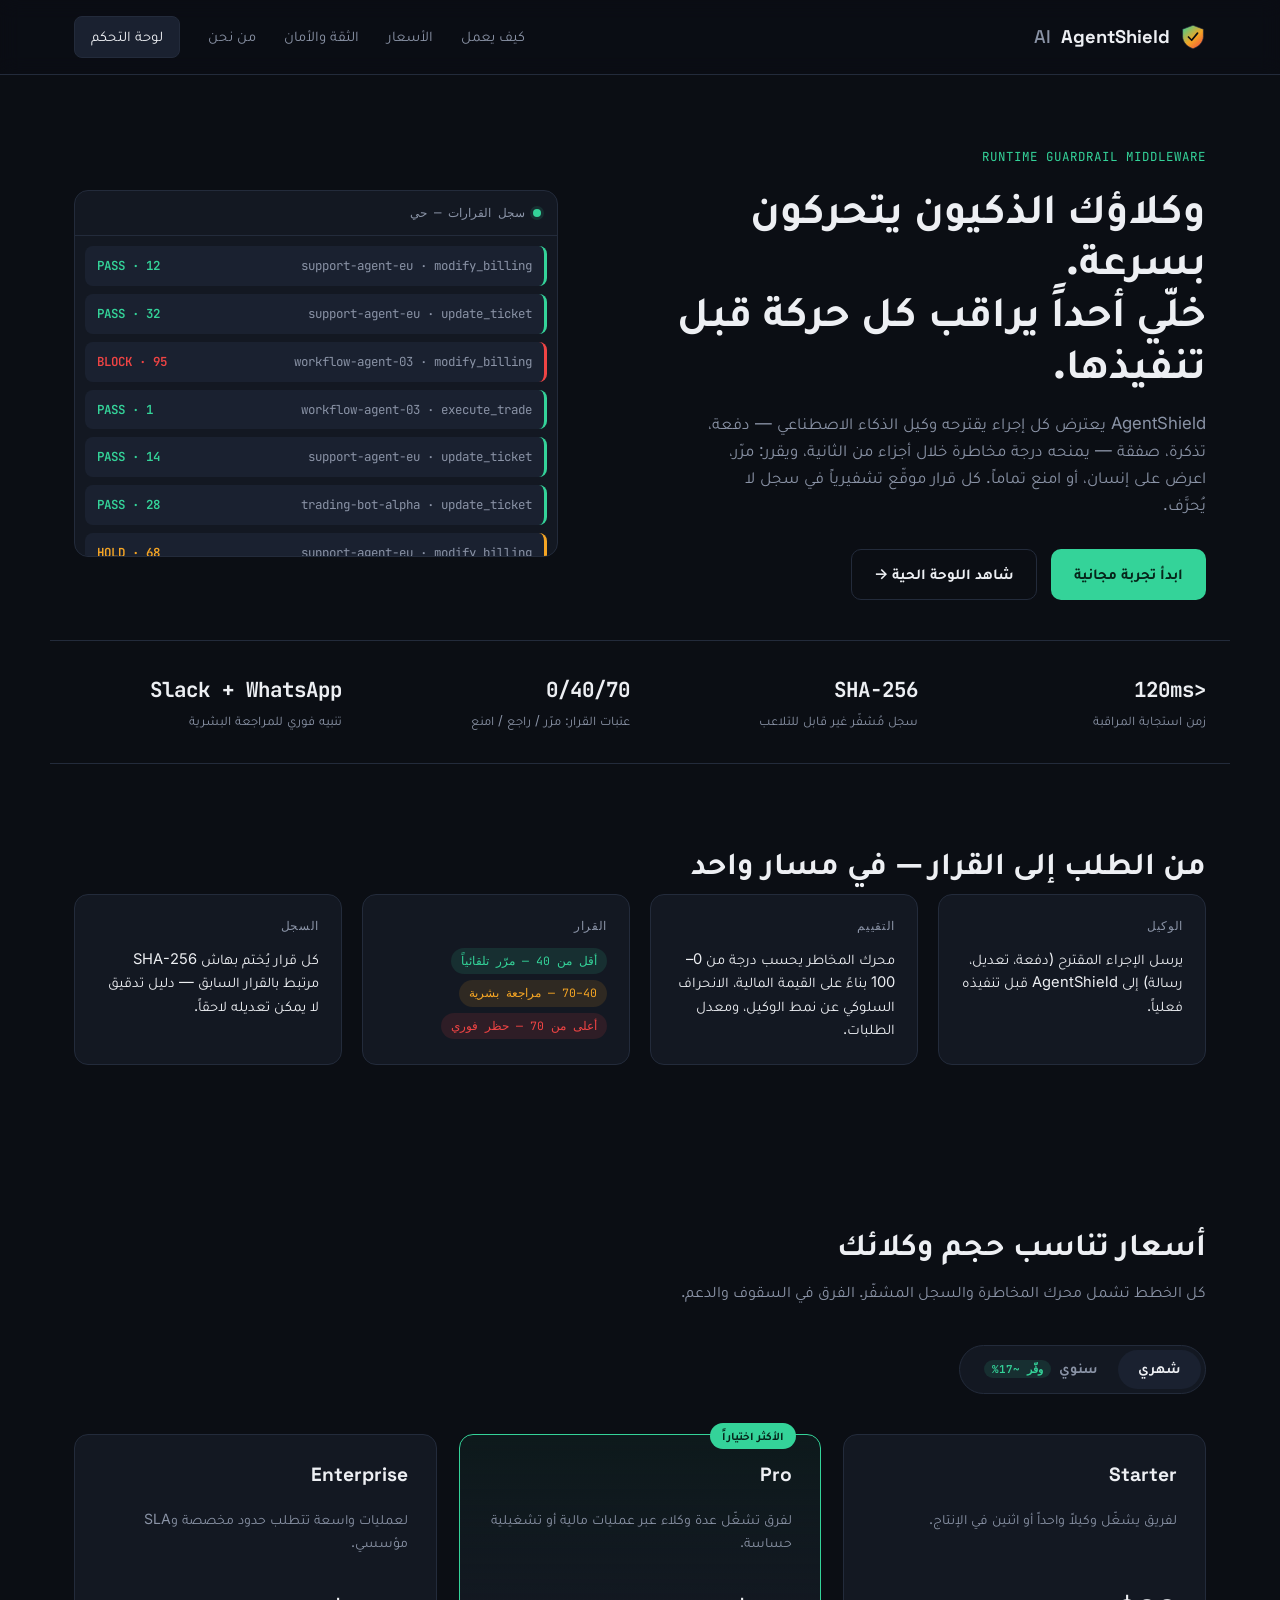
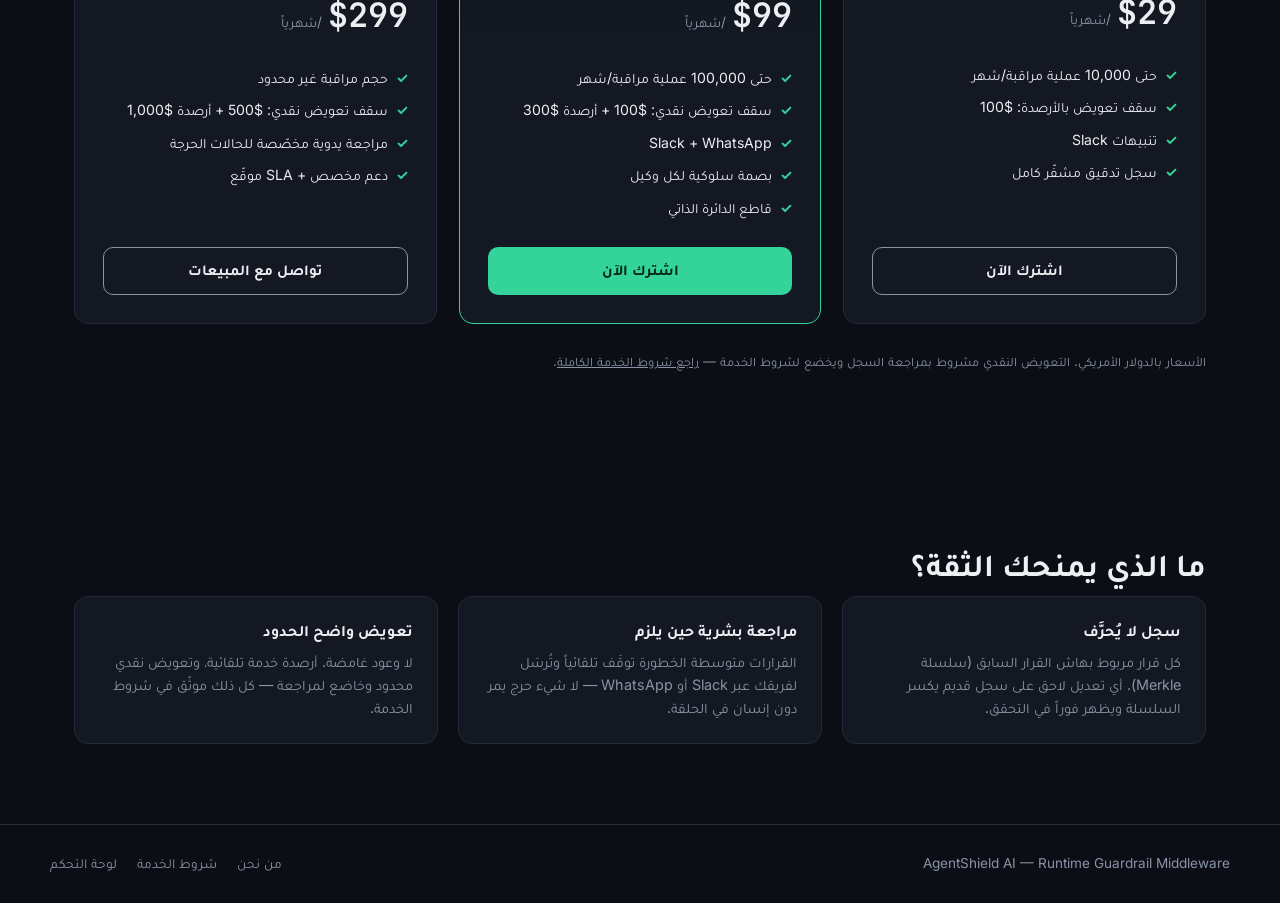
<file: web/index.html>
<!DOCTYPE html>
<html lang="ar" dir="rtl">
<head>
<meta charset="UTF-8" />
<meta name="viewport" content="width=device-width, initial-scale=1.0" />
<title>AgentShield AI — حارس التنفيذ لوكلاء الذكاء الاصطناعي</title>
<meta name="description" content="طبقة حماية في الزمن الحقيقي تفحص كل قرار يتخذه وكيل الذكاء الاصطناعي قبل تنفيذه، وتوقف الكوارث المالية قبل حدوثها." />
<link rel="preconnect" href="https://fonts.googleapis.com">
<link rel="preconnect" href="https://fonts.gstatic.com" crossorigin>
<link href="https://fonts.googleapis.com/css2?family=Space+Grotesk:wght@500;600;700&family=Inter:wght@400;500;600;700&family=JetBrains+Mono:wght@400;500;600&family=Tajawal:wght@500;700;800&display=swap" rel="stylesheet">
<link rel="stylesheet" href="assets/styles.css">
</head>
<body>

<nav class="nav">
  <div class="nav-inner">
    <a href="/" class="brand">
      <img src="assets/logo.svg" alt="" class="brand-mark" width="28" height="28" />
      AgentShield<span class="brand-suffix">AI</span>
    </a>
    <div class="nav-links">
      <a href="#how">كيف يعمل</a>
      <a href="#pricing">الأسعار</a>
      <a href="#trust">الثقة والأمان</a>
      <a href="about.html">من نحن</a>
      <a href="/dashboard.html" class="nav-cta">لوحة التحكم</a>
    </div>
  </div>
</nav>

<header class="hero">
  <div class="hero-copy">
    <p class="eyebrow">Runtime Guardrail Middleware</p>
    <h1>وكلاؤك الذكيون يتحركون بسرعة.<br>خلّي أحداً يراقب كل حركة قبل تنفيذها.</h1>
    <p class="hero-sub">
      AgentShield يعترض كل إجراء يقترحه وكيل الذكاء الاصطناعي — دفعة، تذكرة، صفقة — يمنحه درجة مخاطرة
      خلال أجزاء من الثانية، ويقرر: مرّر، اعرض على إنسان، أو امنع تماماً. كل قرار موقّع تشفيرياً في سجل لا يُحرَّف.
    </p>
    <div class="hero-actions">
      <button class="btn btn-primary" onclick="document.getElementById('pricing').scrollIntoView({behavior:'smooth'})">ابدأ تجربة مجانية</button>
      <a class="btn btn-ghost" href="/dashboard.html">شاهد اللوحة الحية →</a>
    </div>
  </div>

  <div class="hero-visual" aria-label="عرض حي لقرارات المراقبة">
    <div class="ticker-frame">
      <div class="ticker-head">
        <span class="dot dot-live"></span> سجل القرارات — حي
      </div>
      <div id="hero-ticker" class="ticker-body"></div>
    </div>
  </div>
</header>

<section class="strip">
  <div class="strip-item"><strong>&lt;120ms</strong><span>زمن استجابة المراقبة</span></div>
  <div class="strip-item"><strong>SHA-256</strong><span>سجل مُشفّر غير قابل للتلاعب</span></div>
  <div class="strip-item"><strong>0/40/70</strong><span>عتبات القرار: مرّر / راجع / امنع</span></div>
  <div class="strip-item"><strong>Slack + WhatsApp</strong><span>تنبيه فوري للمراجعة البشرية</span></div>
</section>

<section id="how" class="section">
  <h2 class="section-title">من الطلب إلى القرار — في مسار واحد</h2>
  <div class="flow">
    <div class="flow-step">
      <span class="flow-tag">الوكيل</span>
      <p>يرسل الإجراء المقترح (دفعة، تعديل، رسالة) إلى AgentShield قبل تنفيذه فعلياً.</p>
    </div>
    <div class="flow-step">
      <span class="flow-tag">التقييم</span>
      <p>محرك المخاطر يحسب درجة من 0–100 بناءً على القيمة المالية، الانحراف السلوكي عن نمط الوكيل، ومعدل الطلبات.</p>
    </div>
    <div class="flow-step">
      <span class="flow-tag">القرار</span>
      <p class="verdict"><span class="pill pill-safe">أقل من 40 — مرّر تلقائياً</span><span class="pill pill-hold">40–70 — مراجعة بشرية</span><span class="pill pill-block">أعلى من 70 — حظر فوري</span></p>
    </div>
    <div class="flow-step">
      <span class="flow-tag">السجل</span>
      <p>كل قرار يُختم بهاش SHA-256 مرتبط بالقرار السابق — دليل تدقيق لا يمكن تعديله لاحقاً.</p>
    </div>
  </div>
</section>

<section id="pricing" class="section pricing-section">
  <h2 class="section-title">أسعار تناسب حجم وكلائك</h2>
  <p class="section-sub">كل الخطط تشمل محرك المخاطرة والسجل المشفّر. الفرق في السقوف والدعم.</p>

  <div class="billing-toggle" role="group" aria-label="دورة الفوترة">
    <button class="toggle-btn active" data-cycle="monthly">شهري</button>
    <button class="toggle-btn" data-cycle="yearly">سنوي <span class="save-badge">وفّر ~17%</span></button>
  </div>

  <div class="plans">
    <article class="plan-card">
      <h3>Starter</h3>
      <p class="plan-desc">لفريق يشغّل وكيلاً واحداً أو اثنين في الإنتاج.</p>
      <p class="price">
        <span class="price-amount" data-monthly="29" data-yearly="290">$29</span>
        <span class="price-period">/شهرياً</span>
      </p>
      <ul class="features">
        <li>حتى 10,000 عملية مراقبة/شهر</li>
        <li>سقف تعويض بالأرصدة: $100</li>
        <li>تنبيهات Slack</li>
        <li>سجل تدقيق مشفّر كامل</li>
      </ul>
      <button class="btn btn-outline plan-cta" data-tier="starter">اشترك الآن</button>
    </article>

    <article class="plan-card plan-featured">
      <span class="featured-badge">الأكثر اختياراً</span>
      <h3>Pro</h3>
      <p class="plan-desc">لفرق تشغّل عدة وكلاء عبر عمليات مالية أو تشغيلية حساسة.</p>
      <p class="price">
        <span class="price-amount" data-monthly="99" data-yearly="990">$99</span>
        <span class="price-period">/شهرياً</span>
      </p>
      <ul class="features">
        <li>حتى 100,000 عملية مراقبة/شهر</li>
        <li>سقف تعويض نقدي: $100 + أرصدة $300</li>
        <li>Slack + WhatsApp</li>
        <li>بصمة سلوكية لكل وكيل</li>
        <li>قاطع الدائرة الذاتي</li>
      </ul>
      <button class="btn btn-primary plan-cta" data-tier="pro">اشترك الآن</button>
    </article>

    <article class="plan-card">
      <h3>Enterprise</h3>
      <p class="plan-desc">لعمليات واسعة تتطلب حدود مخصصة وSLA مؤسسي.</p>
      <p class="price">
        <span class="price-amount" data-monthly="299" data-yearly="2990">$299</span>
        <span class="price-period">/شهرياً وما فوق</span>
      </p>
      <ul class="features">
        <li>حجم مراقبة غير محدود</li>
        <li>سقف تعويض نقدي: $500 + أرصدة $1,000</li>
        <li>مراجعة يدوية مخصّصة للحالات الحرجة</li>
        <li>دعم مخصص + SLA موقّع</li>
      </ul>
      <button class="btn btn-outline plan-cta" data-tier="enterprise">تواصل مع المبيعات</button>
    </article>
  </div>
  <p class="pricing-footnote">
    الأسعار بالدولار الأمريكي. التعويض النقدي مشروط بمراجعة السجل ويخضع لشروط الخدمة —
    <a href="/LEGAL_TERMS.md">راجع شروط الخدمة الكاملة</a>.
  </p>
</section>

<section id="trust" class="section trust-section">
  <h2 class="section-title">ما الذي يمنحك الثقة؟</h2>
  <div class="trust-grid">
    <div class="trust-card">
      <h4>سجل لا يُحرَّف</h4>
      <p>كل قرار مربوط بهاش القرار السابق (سلسلة Merkle). أي تعديل لاحق على سجل قديم يكسر السلسلة ويظهر فوراً في التحقق.</p>
    </div>
    <div class="trust-card">
      <h4>مراجعة بشرية حين يلزم</h4>
      <p>القرارات متوسطة الخطورة توقَف تلقائياً وتُرسَل لفريقك عبر Slack أو WhatsApp — لا شيء حرج يمر دون إنسان في الحلقة.</p>
    </div>
    <div class="trust-card">
      <h4>تعويض واضح الحدود</h4>
      <p>لا وعود غامضة. أرصدة خدمة تلقائية، وتعويض نقدي محدود وخاضع لمراجعة — كل ذلك موثّق في شروط الخدمة.</p>
    </div>
  </div>
</section>

<footer class="footer">
  <div class="footer-inner">
    <span>AgentShield AI — Runtime Guardrail Middleware</span>
    <div class="footer-links">
      <a href="about.html">من نحن</a>
      <a href="/LEGAL_TERMS.md">شروط الخدمة</a>
      <a href="/dashboard.html">لوحة التحكم</a>
    </div>
  </div>
</footer>

<script src="assets/app.js"></script>
</body>
</html>
</file>
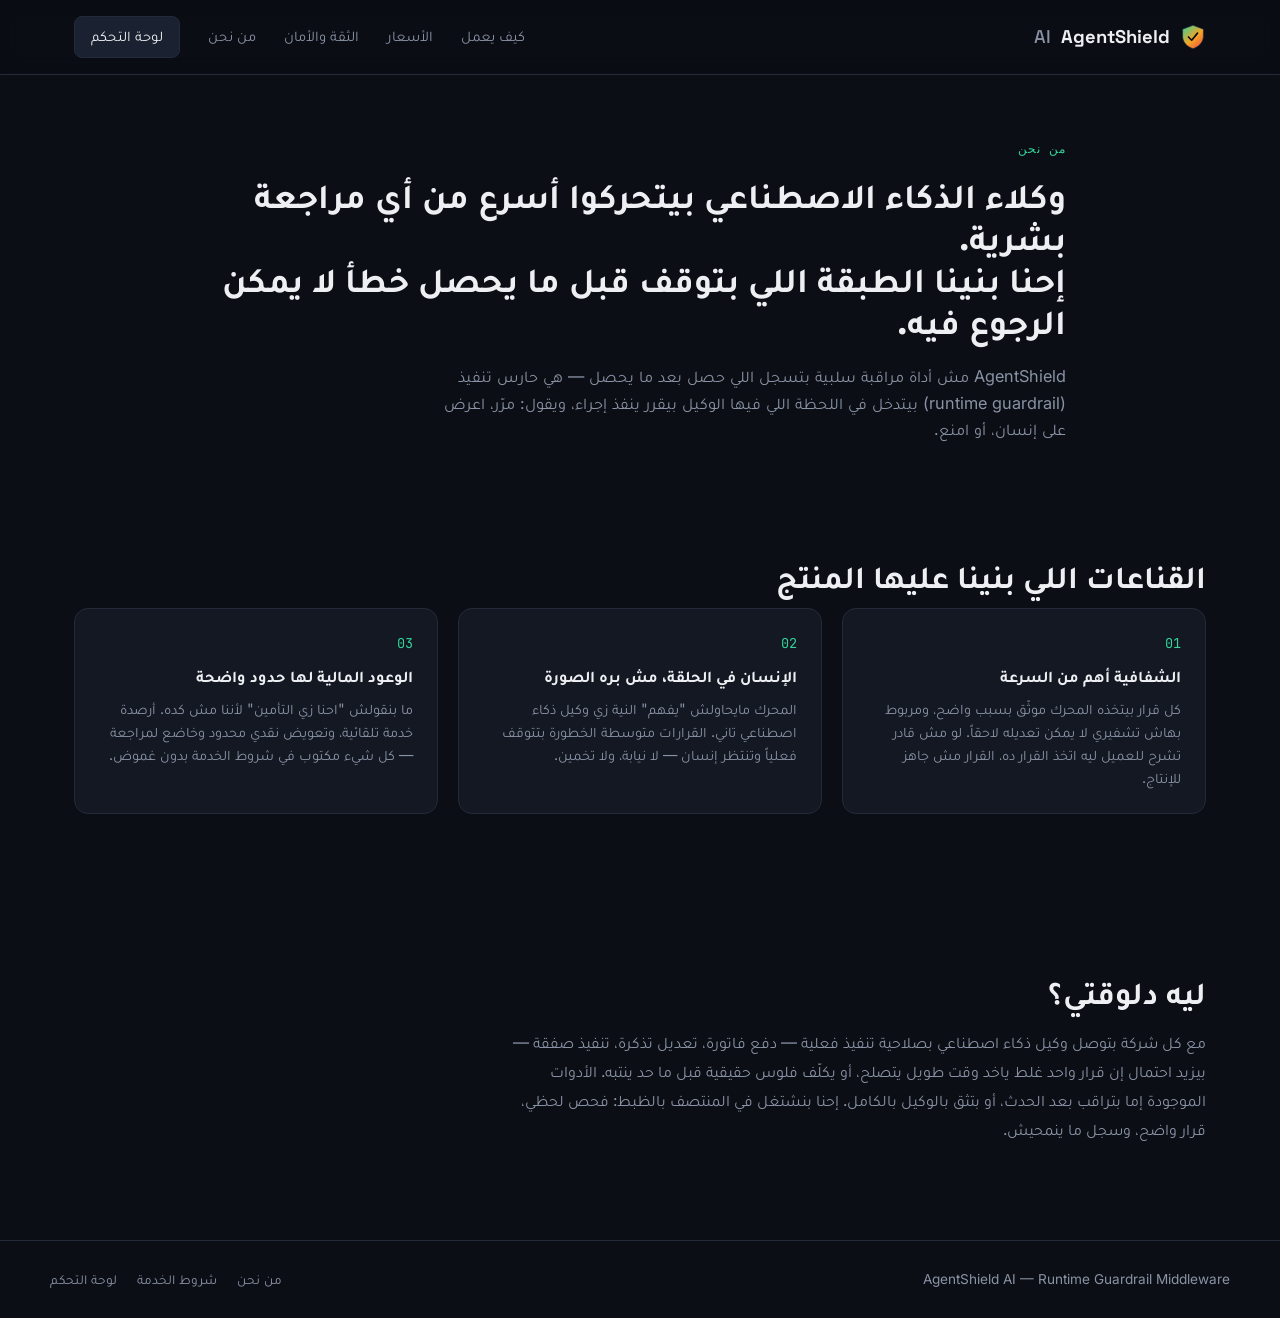
<file: web/about.html>
<!DOCTYPE html>
<html lang="ar" dir="rtl">
<head>
<meta charset="UTF-8" />
<meta name="viewport" content="width=device-width, initial-scale=1.0" />
<title>من نحن — AgentShield AI</title>
<meta name="description" content="لماذا بنينا AgentShield، وكيف نفكر في مسؤولية مراقبة وكلاء الذكاء الاصطناعي." />
<link rel="preconnect" href="https://fonts.googleapis.com">
<link rel="preconnect" href="https://fonts.gstatic.com" crossorigin>
<link href="https://fonts.googleapis.com/css2?family=Space+Grotesk:wght@500;600;700&family=Inter:wght@400;500;600;700&family=JetBrains+Mono:wght@400;500;600&family=Tajawal:wght@500;700;800&display=swap" rel="stylesheet">
<link rel="stylesheet" href="assets/styles.css">
</head>
<body>

<nav class="nav">
  <div class="nav-inner">
    <a href="/" class="brand">
      <img src="assets/logo.svg" alt="" class="brand-mark" width="28" height="28" />
      AgentShield<span class="brand-suffix">AI</span>
    </a>
    <div class="nav-links">
      <a href="/#how">كيف يعمل</a>
      <a href="/#pricing">الأسعار</a>
      <a href="/#trust">الثقة والأمان</a>
      <a href="about.html">من نحن</a>
      <a href="/dashboard.html" class="nav-cta">لوحة التحكم</a>
    </div>
  </div>
</nav>

<header class="about-hero">
  <p class="eyebrow">من نحن</p>
  <h1>وكلاء الذكاء الاصطناعي بيتحركوا أسرع من أي مراجعة بشرية.<br>إحنا بنينا الطبقة اللي بتوقف قبل ما يحصل خطأ لا يمكن الرجوع فيه.</h1>
  <p class="about-lede">
    AgentShield مش أداة مراقبة سلبية بتسجل اللي حصل بعد ما يحصل — هي حارس تنفيذ (runtime guardrail)
    بيتدخل في اللحظة اللي فيها الوكيل بيقرر ينفذ إجراء، ويقول: مرّر، اعرض على إنسان، أو امنع.
  </p>
</header>

<section class="section about-values">
  <h2 class="section-title">القناعات اللي بنينا عليها المنتج</h2>
  <div class="value-grid">
    <article class="value-card">
      <span class="value-num">01</span>
      <h3>الشفافية أهم من السرعة</h3>
      <p>كل قرار بيتخذه المحرك موثّق بسبب واضح، ومربوط بهاش تشفيري لا يمكن تعديله لاحقاً. لو مش قادر تشرح للعميل ليه اتخذ القرار ده، القرار مش جاهز للإنتاج.</p>
    </article>
    <article class="value-card">
      <span class="value-num">02</span>
      <h3>الإنسان في الحلقة، مش بره الصورة</h3>
      <p>المحرك مايحاولش "يفهم" النية زي وكيل ذكاء اصطناعي تاني. القرارات متوسطة الخطورة بتتوقف فعلياً وتنتظر إنسان — لا نيابة، ولا تخمين.</p>
    </article>
    <article class="value-card">
      <span class="value-num">03</span>
      <h3>الوعود المالية لها حدود واضحة</h3>
      <p>ما بنقولش "احنا زي التأمين" لأننا مش كده. أرصدة خدمة تلقائية، وتعويض نقدي محدود وخاضع لمراجعة — كل شيء مكتوب في شروط الخدمة بدون غموض.</p>
    </article>
  </div>
</section>

<section class="section about-story">
  <h2 class="section-title">ليه دلوقتي؟</h2>
  <p class="about-story-text">
    مع كل شركة بتوصل وكيل ذكاء اصطناعي بصلاحية تنفيذ فعلية — دفع فاتورة، تعديل تذكرة، تنفيذ صفقة —
    بيزيد احتمال إن قرار واحد غلط ياخد وقت طويل يتصلح، أو يكلّف فلوس حقيقية قبل ما حد ينتبه.
    الأدوات الموجودة إما بتراقب بعد الحدث، أو بتثق بالوكيل بالكامل. إحنا بنشتغل في المنتصف بالظبط:
    فحص لحظي، قرار واضح، وسجل ما ينمحيش.
  </p>
</section>

<footer class="footer">
  <div class="footer-inner">
    <span>AgentShield AI — Runtime Guardrail Middleware</span>
    <div class="footer-links">
      <a href="about.html">من نحن</a>
      <a href="/LEGAL_TERMS.md">شروط الخدمة</a>
      <a href="/dashboard.html">لوحة التحكم</a>
    </div>
  </div>
</footer>

</body>
</html>
</file>
<file: web/assets/styles.css>
:root {
  --ink: #0B0E14;
  --surface: #131822;
  --surface-2: #1A2130;
  --line: #232B3B;
  --fog: #8A93A6;
  --chalk: #EDEFF3;
  --safe: #34D399;
  --hold: #F5A524;
  --block: #EF4444;
  --safe-bg: rgba(52, 211, 153, 0.12);
  --hold-bg: rgba(245, 165, 36, 0.12);
  --block-bg: rgba(239, 68, 68, 0.12);
  --radius: 14px;
  --font-display: 'Space Grotesk', 'Tajawal', sans-serif;
  --font-body: 'Inter', 'Tajawal', sans-serif;
  --font-mono: 'JetBrains Mono', ui-monospace, monospace;
}

* { box-sizing: border-box; }

@media (prefers-reduced-motion: reduce) {
  * { animation-duration: 0.01ms !important; animation-iteration-count: 1 !important; transition-duration: 0.01ms !important; }
}

html { scroll-behavior: smooth; }

body {
  margin: 0;
  background: var(--ink);
  color: var(--chalk);
  font-family: var(--font-body);
  line-height: 1.6;
  -webkit-font-smoothing: antialiased;
}

a { color: inherit; }

:focus-visible {
  outline: 2px solid var(--safe);
  outline-offset: 3px;
}

h1, h2, h3, h4 { font-family: var(--font-display); margin: 0; line-height: 1.2; }

/* ---- Nav ---- */
.nav {
  position: sticky; top: 0; z-index: 50;
  background: rgba(11, 14, 20, 0.85);
  backdrop-filter: blur(10px);
  border-bottom: 1px solid var(--line);
}
.nav-inner {
  max-width: 1180px; margin: 0 auto; padding: 16px 24px;
  display: flex; align-items: center; justify-content: space-between;
}
.brand {
  font-family: var(--font-display); font-weight: 700; font-size: 1.15rem;
  display: flex; align-items: center; gap: 10px; text-decoration: none; color: var(--chalk);
}
.brand-mark {
  width: 26px; height: 26px; flex-shrink: 0; display: inline-block;
}
.brand-suffix { color: var(--fog); font-weight: 500; }
.nav-links { display: flex; align-items: center; gap: 28px; font-size: 0.92rem; color: var(--fog); }
.nav-links a { text-decoration: none; }
.nav-links a:hover { color: var(--chalk); }
.nav-cta {
  background: var(--surface-2); color: var(--chalk) !important;
  padding: 8px 16px; border-radius: 8px; border: 1px solid var(--line);
}

/* ---- Buttons ---- */
.btn {
  font-family: var(--font-body); font-weight: 600; font-size: 0.95rem;
  padding: 12px 22px; border-radius: 10px; border: 1px solid transparent;
  cursor: pointer; display: inline-flex; align-items: center; gap: 8px;
  text-decoration: none; transition: transform 0.15s ease, background 0.15s ease, border-color 0.15s ease;
}
.btn:hover { transform: translateY(-1px); }
.btn-primary { background: var(--safe); color: #06251A; }
.btn-primary:hover { background: #3FE0A8; }
.btn-ghost { background: transparent; color: var(--chalk); border-color: var(--line); }
.btn-ghost:hover { border-color: var(--fog); }
.btn-outline { background: transparent; color: var(--chalk); border-color: var(--fog); }
.btn-outline:hover { border-color: var(--chalk); }
.btn-sm { padding: 8px 14px; font-size: 0.85rem; border-radius: 8px; }

/* ---- Hero ---- */
.hero {
  max-width: 1180px; margin: 0 auto; padding: 72px 24px 40px;
  display: grid; grid-template-columns: 1.1fr 0.9fr; gap: 56px; align-items: center;
}
.eyebrow {
  font-family: var(--font-mono); font-size: 0.78rem; letter-spacing: 0.08em;
  color: var(--safe); text-transform: uppercase; margin: 0 0 16px;
}
.hero h1 { font-size: clamp(1.8rem, 3.4vw, 2.7rem); font-weight: 700; margin-bottom: 20px; }
.hero-sub { color: var(--fog); font-size: 1.05rem; max-width: 46ch; margin-bottom: 32px; }
.hero-actions { display: flex; gap: 14px; flex-wrap: wrap; }

.ticker-frame {
  background: var(--surface); border: 1px solid var(--line); border-radius: var(--radius);
  overflow: hidden;
}
.ticker-head {
  padding: 12px 16px; border-bottom: 1px solid var(--line);
  font-family: var(--font-mono); font-size: 0.78rem; color: var(--fog);
  display: flex; align-items: center; gap: 8px;
}
.dot { width: 8px; height: 8px; border-radius: 50%; display: inline-block; }
.dot-live { background: var(--safe); box-shadow: 0 0 0 3px var(--safe-bg); animation: pulse 1.6s infinite; }
.dot-pending { background: var(--hold); box-shadow: 0 0 0 3px var(--hold-bg); }
@keyframes pulse { 0%,100% { opacity: 1; } 50% { opacity: 0.4; } }

.ticker-body { padding: 10px; height: 320px; overflow: hidden; display: flex; flex-direction: column; gap: 8px; }
.ticker-row {
  font-family: var(--font-mono); font-size: 0.78rem; color: var(--chalk);
  background: var(--surface-2); border-radius: 8px; padding: 10px 12px;
  display: flex; align-items: center; justify-content: space-between; gap: 10px;
  border-inline-start: 3px solid var(--line);
  animation: rowIn 0.35s ease;
}
@keyframes rowIn { from { opacity: 0; transform: translateY(-6px); } to { opacity: 1; transform: translateY(0); } }
.ticker-row.safe { border-inline-start-color: var(--safe); }
.ticker-row.hold { border-inline-start-color: var(--hold); }
.ticker-row.block { border-inline-start-color: var(--block); }
.ticker-agent { color: var(--fog); }
.ticker-verdict { font-weight: 600; }
.ticker-row.safe .ticker-verdict { color: var(--safe); }
.ticker-row.hold .ticker-verdict { color: var(--hold); }
.ticker-row.block .ticker-verdict { color: var(--block); }

/* ---- Stat strip ---- */
.strip {
  max-width: 1180px; margin: 0 auto; padding: 32px 24px;
  display: grid; grid-template-columns: repeat(4, 1fr); gap: 20px;
  border-top: 1px solid var(--line); border-bottom: 1px solid var(--line);
}
.strip-item { display: flex; flex-direction: column; gap: 4px; }
.strip-item strong { font-family: var(--font-mono); font-size: 1.3rem; }
.strip-item span { color: var(--fog); font-size: 0.82rem; }

/* ---- Sections ---- */
.section { max-width: 1180px; margin: 0 auto; padding: 80px 24px; }
.section-title { font-size: clamp(1.5rem, 2.6vw, 2rem); margin-bottom: 12px; }
.section-sub { color: var(--fog); margin-bottom: 40px; max-width: 60ch; }

.flow { display: grid; grid-template-columns: repeat(4, 1fr); gap: 20px; }
.flow-step {
  background: var(--surface); border: 1px solid var(--line); border-radius: var(--radius);
  padding: 22px; display: flex; flex-direction: column; gap: 12px;
}
.flow-tag {
  font-family: var(--font-mono); font-size: 0.72rem; color: var(--fog);
  text-transform: uppercase; letter-spacing: 0.06em;
}
.flow-step p { margin: 0; font-size: 0.92rem; color: var(--chalk); }
.verdict { display: flex; flex-direction: column; gap: 6px; }
.pill {
  font-family: var(--font-mono); font-size: 0.72rem; padding: 4px 10px;
  border-radius: 999px; display: inline-block; width: fit-content;
}
.pill-safe { background: var(--safe-bg); color: var(--safe); }
.pill-hold { background: var(--hold-bg); color: var(--hold); }
.pill-block { background: var(--block-bg); color: var(--block); }

/* ---- Pricing ---- */
.billing-toggle {
  display: inline-flex; background: var(--surface); border: 1px solid var(--line);
  border-radius: 999px; padding: 4px; margin-bottom: 40px;
}
.toggle-btn {
  font-family: var(--font-body); font-weight: 600; font-size: 0.88rem;
  background: transparent; border: none; color: var(--fog); padding: 9px 20px;
  border-radius: 999px; cursor: pointer; display: flex; align-items: center; gap: 8px;
}
.toggle-btn.active { background: var(--surface-2); color: var(--chalk); }
.save-badge {
  font-family: var(--font-mono); font-size: 0.68rem; background: var(--safe-bg);
  color: var(--safe); padding: 2px 8px; border-radius: 999px;
}

.plans { display: grid; grid-template-columns: repeat(3, 1fr); gap: 22px; }
.plan-card {
  background: var(--surface); border: 1px solid var(--line); border-radius: var(--radius);
  padding: 28px; display: flex; flex-direction: column; position: relative;
}
.plan-featured { border-color: var(--safe); background: linear-gradient(180deg, rgba(52,211,153,0.06), var(--surface) 40%); }
.featured-badge {
  position: absolute; top: -12px; inset-inline-start: 24px;
  background: var(--safe); color: #06251A; font-size: 0.72rem; font-weight: 700;
  padding: 4px 12px; border-radius: 999px;
}
.plan-card h3 { font-size: 1.2rem; margin-bottom: 8px; }
.plan-desc { color: var(--fog); font-size: 0.88rem; margin-bottom: 20px; min-height: 42px; }
.price { display: flex; align-items: baseline; gap: 6px; margin-bottom: 24px; }
.price-amount { font-family: var(--font-mono); font-size: 2.1rem; font-weight: 600; }
.price-period { color: var(--fog); font-size: 0.85rem; }
.features { list-style: none; padding: 0; margin: 0 0 28px; display: flex; flex-direction: column; gap: 10px; flex-grow: 1; }
.features li { font-size: 0.88rem; color: var(--chalk); padding-inline-start: 20px; position: relative; }
.features li::before { content: "✓"; position: absolute; inset-inline-start: 0; color: var(--safe); font-weight: 700; }
.plan-cta { width: 100%; justify-content: center; }
.pricing-footnote { color: var(--fog); font-size: 0.8rem; margin-top: 28px; }
.pricing-footnote a { color: var(--fog); text-decoration: underline; }

/* ---- Trust ---- */
.trust-grid { display: grid; grid-template-columns: repeat(3, 1fr); gap: 20px; }
.trust-card { background: var(--surface); border: 1px solid var(--line); border-radius: var(--radius); padding: 24px; }
.trust-card h4 { margin-bottom: 10px; font-size: 1rem; }
.trust-card p { color: var(--fog); font-size: 0.9rem; margin: 0; }

/* ---- Footer ---- */
.footer { border-top: 1px solid var(--line); padding: 28px 24px; }
.footer-inner { max-width: 1180px; margin: 0 auto; display: flex; justify-content: space-between; color: var(--fog); font-size: 0.85rem; flex-wrap: wrap; gap: 12px; }
.footer-links { display: flex; gap: 20px; }
.footer-links a { text-decoration: none; color: var(--fog); }
.footer-links a:hover { color: var(--chalk); }

/* ---- About page ---- */
.about-hero {
  max-width: 900px; margin: 0 auto; padding: 64px 24px 20px;
}
.about-hero h1 { font-size: clamp(1.5rem, 3vw, 2.2rem); font-weight: 700; margin: 14px 0 20px; }
.about-lede { color: var(--fog); font-size: 1.02rem; max-width: 65ch; }

.value-grid { display: grid; grid-template-columns: repeat(3, 1fr); gap: 20px; }
.value-card {
  background: var(--surface); border: 1px solid var(--line); border-radius: var(--radius);
  padding: 24px;
}
.value-num {
  font-family: var(--font-mono); color: var(--safe); font-size: 0.85rem;
  display: block; margin-bottom: 12px;
}
.value-card h3 { font-size: 1.02rem; margin-bottom: 10px; }
.value-card p { color: var(--fog); font-size: 0.9rem; margin: 0; }

.about-story-text { color: var(--fog); font-size: 1rem; max-width: 70ch; line-height: 1.8; }

/* ---- Responsive ---- */
@media (max-width: 900px) {
  .hero { grid-template-columns: 1fr; padding-top: 40px; }
  .strip { grid-template-columns: repeat(2, 1fr); }
  .flow { grid-template-columns: 1fr 1fr; }
  .plans { grid-template-columns: 1fr; }
  .trust-grid { grid-template-columns: 1fr; }
  .value-grid { grid-template-columns: 1fr; }
  .nav-links { gap: 16px; font-size: 0.85rem; }
}
@media (max-width: 560px) {
  .flow { grid-template-columns: 1fr; }
  .strip { grid-template-columns: 1fr 1fr; }
  .nav-links a:not(.nav-cta) { display: none; }
}
</file>
